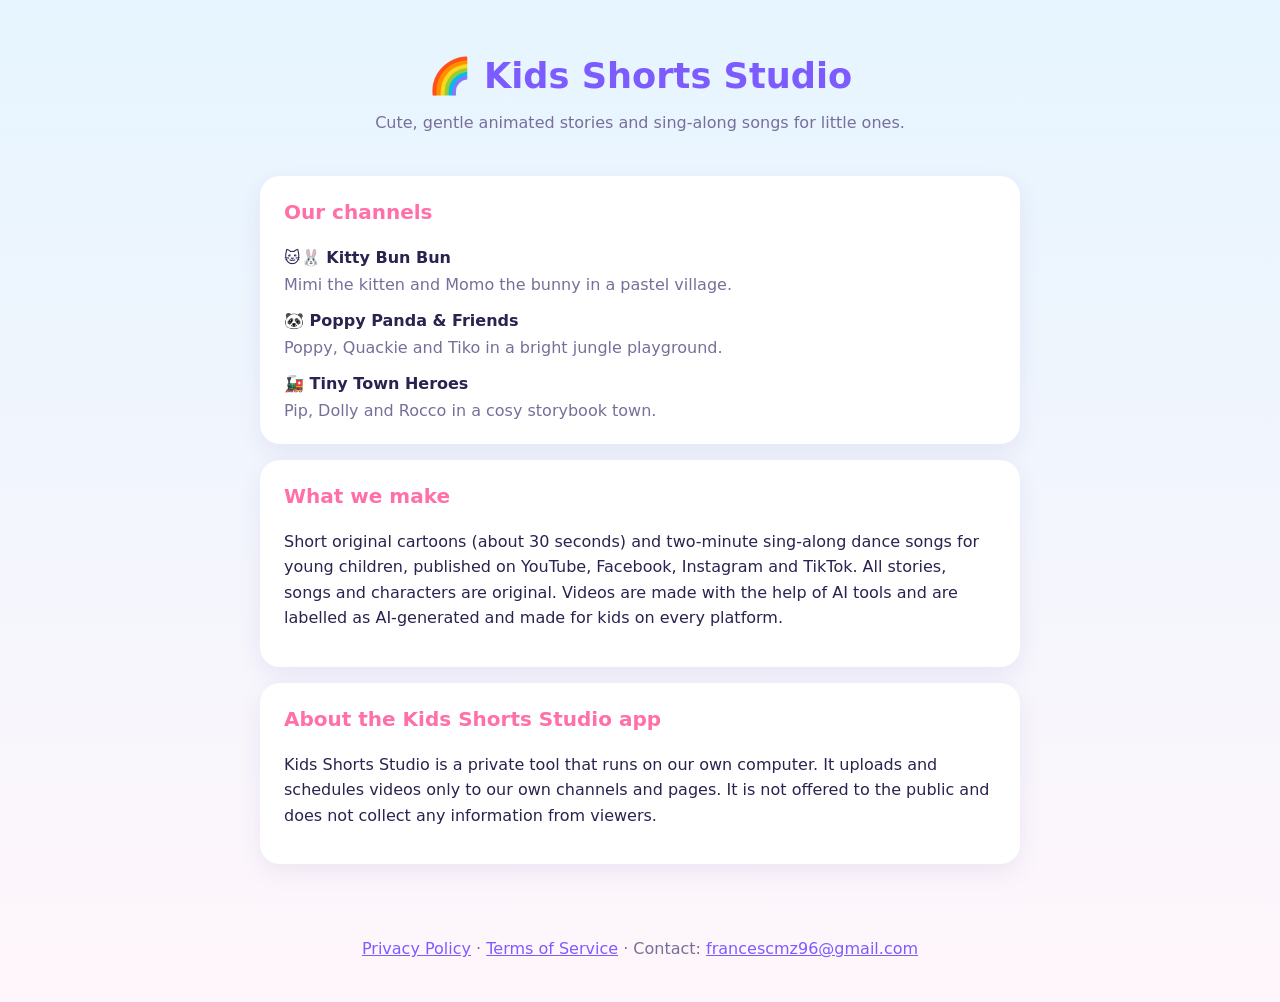
<file: index.html>
<!doctype html>
<html lang="en"><head><meta charset="utf-8"><meta name="viewport" content="width=device-width,initial-scale=1">
<title>Kids Shorts Studio</title><link rel="stylesheet" href="style.css"></head>
<body>
<header><h1>🌈 Kids Shorts Studio</h1><p>Cute, gentle animated stories and sing-along songs for little ones.</p></header>
<main>
<section>
<h2>Our channels</h2>
<ul class="channels">
<li><b>🐱🐰 Kitty Bun Bun</b><span>Mimi the kitten and Momo the bunny in a pastel village.</span></li>
<li><b>🐼 Poppy Panda &amp; Friends</b><span>Poppy, Quackie and Tiko in a bright jungle playground.</span></li>
<li><b>🚂 Tiny Town Heroes</b><span>Pip, Dolly and Rocco in a cosy storybook town.</span></li>
</ul>
</section>
<section>
<h2>What we make</h2>
<p>Short original cartoons (about 30 seconds) and two-minute sing-along dance songs for young children, published on YouTube, Facebook, Instagram and TikTok. All stories, songs and characters are original. Videos are made with the help of AI tools and are labelled as AI-generated and made for kids on every platform.</p>
</section>
<section>
<h2>About the Kids Shorts Studio app</h2>
<p>Kids Shorts Studio is a private tool that runs on our own computer. It uploads and schedules videos only to our own channels and pages. It is not offered to the public and does not collect any information from viewers.</p>
</section>
</main>
<footer><a href="privacy.html">Privacy Policy</a> · <a href="terms.html">Terms of Service</a> · Contact: <a href="mailto:francescmz96@gmail.com">francescmz96@gmail.com</a></footer>
</body></html>
</file>
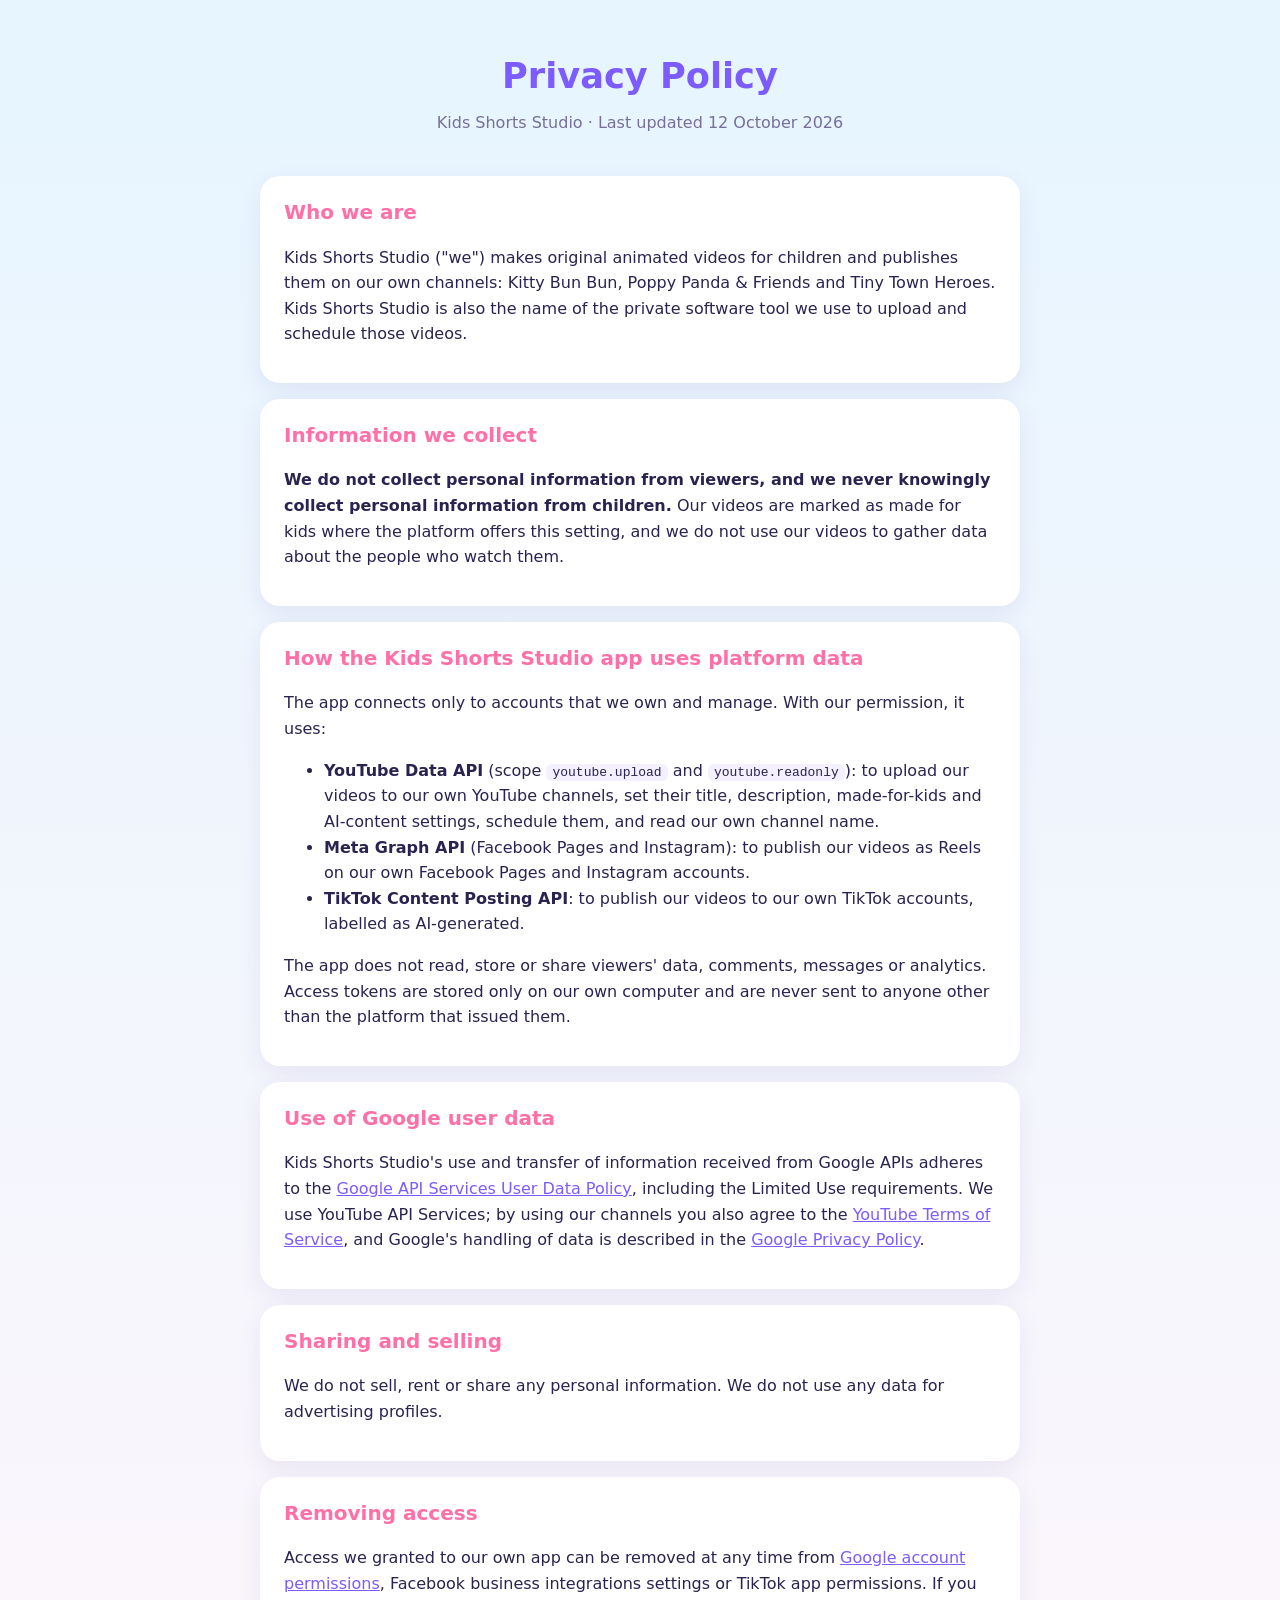
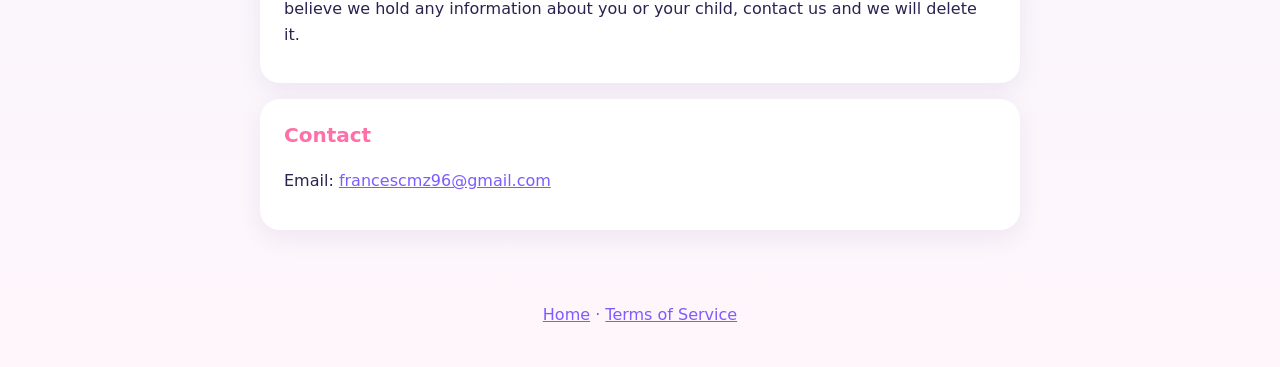
<file: privacy.html>
<!doctype html>
<html lang="en"><head><meta charset="utf-8"><meta name="viewport" content="width=device-width,initial-scale=1">
<title>Privacy Policy – Kids Shorts Studio</title><link rel="stylesheet" href="style.css"></head>
<body>
<header><h1>Privacy Policy</h1><p>Kids Shorts Studio · Last updated 12 October 2026</p></header>
<main>
<section>
<h2>Who we are</h2>
<p>Kids Shorts Studio ("we") makes original animated videos for children and publishes them on our own channels: Kitty Bun Bun, Poppy Panda &amp; Friends and Tiny Town Heroes. Kids Shorts Studio is also the name of the private software tool we use to upload and schedule those videos.</p>
</section>
<section>
<h2>Information we collect</h2>
<p><b>We do not collect personal information from viewers, and we never knowingly collect personal information from children.</b> Our videos are marked as made for kids where the platform offers this setting, and we do not use our videos to gather data about the people who watch them.</p>
</section>
<section>
<h2>How the Kids Shorts Studio app uses platform data</h2>
<p>The app connects only to accounts that we own and manage. With our permission, it uses:</p>
<ul>
<li><b>YouTube Data API</b> (scope <code>youtube.upload</code> and <code>youtube.readonly</code>): to upload our videos to our own YouTube channels, set their title, description, made-for-kids and AI-content settings, schedule them, and read our own channel name.</li>
<li><b>Meta Graph API</b> (Facebook Pages and Instagram): to publish our videos as Reels on our own Facebook Pages and Instagram accounts.</li>
<li><b>TikTok Content Posting API</b>: to publish our videos to our own TikTok accounts, labelled as AI-generated.</li>
</ul>
<p>The app does not read, store or share viewers' data, comments, messages or analytics. Access tokens are stored only on our own computer and are never sent to anyone other than the platform that issued them.</p>
</section>
<section>
<h2>Use of Google user data</h2>
<p>Kids Shorts Studio's use and transfer of information received from Google APIs adheres to the <a href="https://developers.google.com/terms/api-services-user-data-policy">Google API Services User Data Policy</a>, including the Limited Use requirements. We use YouTube API Services; by using our channels you also agree to the <a href="https://www.youtube.com/t/terms">YouTube Terms of Service</a>, and Google's handling of data is described in the <a href="https://policies.google.com/privacy">Google Privacy Policy</a>.</p>
</section>
<section>
<h2>Sharing and selling</h2>
<p>We do not sell, rent or share any personal information. We do not use any data for advertising profiles.</p>
</section>
<section>
<h2>Removing access</h2>
<p>Access we granted to our own app can be removed at any time from <a href="https://myaccount.google.com/permissions">Google account permissions</a>, Facebook business integrations settings or TikTok app permissions. If you believe we hold any information about you or your child, contact us and we will delete it.</p>
</section>
<section>
<h2>Contact</h2>
<p>Email: <a href="mailto:francescmz96@gmail.com">francescmz96@gmail.com</a></p>
</section>
</main>
<footer><a href="index.html">Home</a> · <a href="terms.html">Terms of Service</a></footer>
</body></html>
</file>
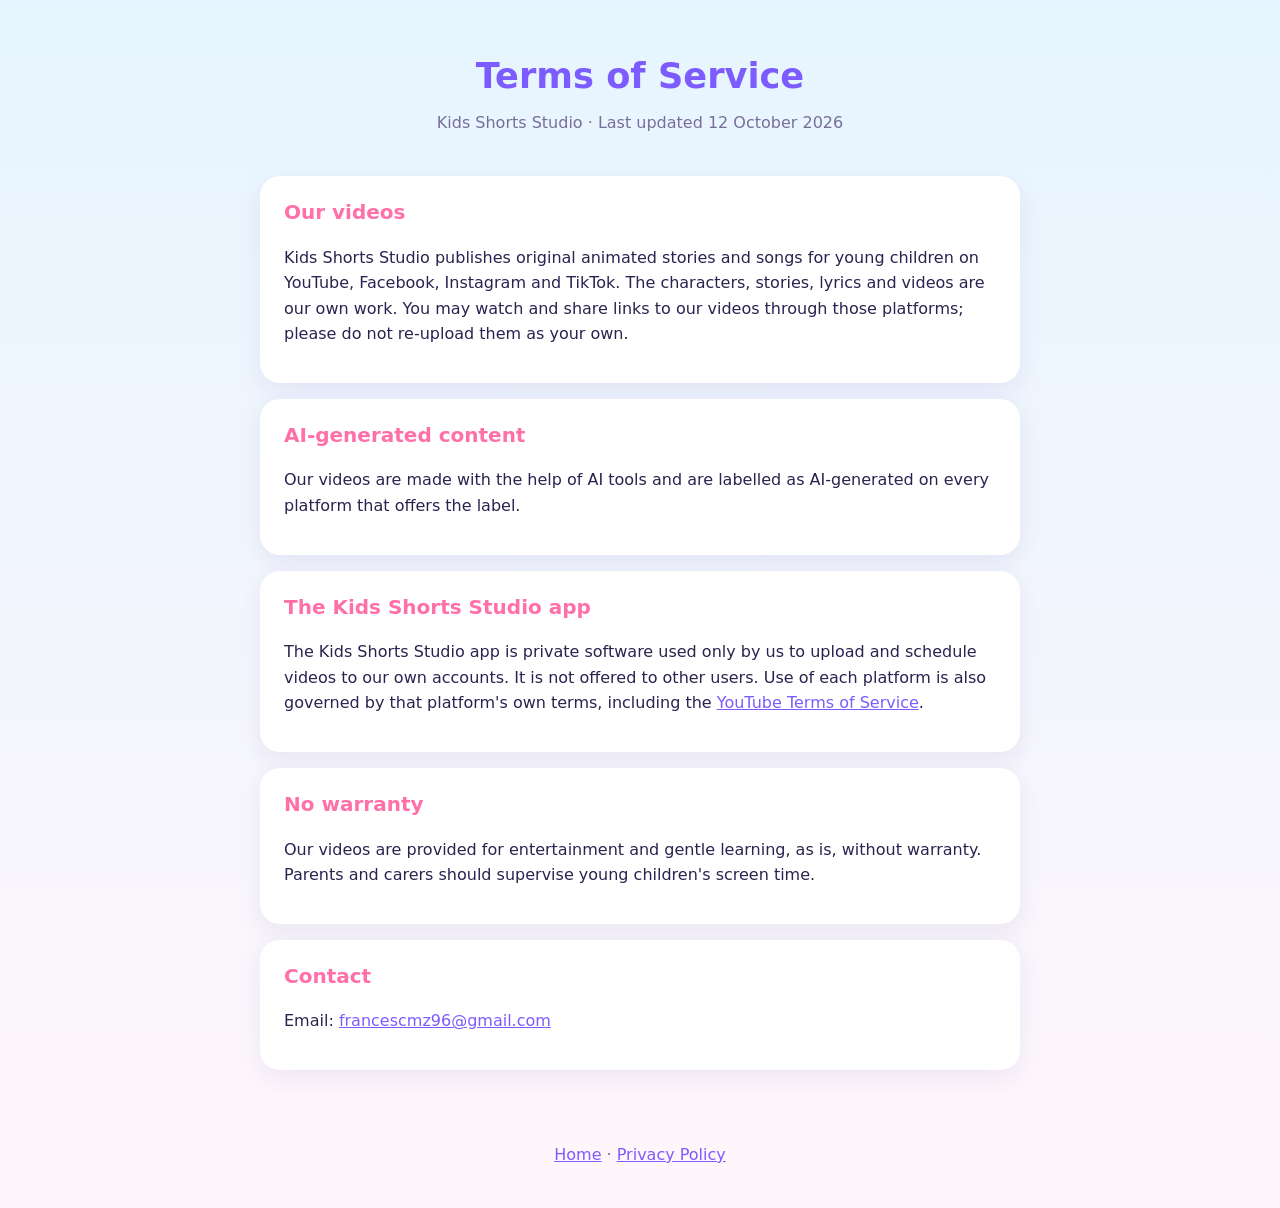
<file: terms.html>
<!doctype html>
<html lang="en"><head><meta charset="utf-8"><meta name="viewport" content="width=device-width,initial-scale=1">
<title>Terms of Service – Kids Shorts Studio</title><link rel="stylesheet" href="style.css"></head>
<body>
<header><h1>Terms of Service</h1><p>Kids Shorts Studio · Last updated 12 October 2026</p></header>
<main>
<section>
<h2>Our videos</h2>
<p>Kids Shorts Studio publishes original animated stories and songs for young children on YouTube, Facebook, Instagram and TikTok. The characters, stories, lyrics and videos are our own work. You may watch and share links to our videos through those platforms; please do not re-upload them as your own.</p>
</section>
<section>
<h2>AI-generated content</h2>
<p>Our videos are made with the help of AI tools and are labelled as AI-generated on every platform that offers the label.</p>
</section>
<section>
<h2>The Kids Shorts Studio app</h2>
<p>The Kids Shorts Studio app is private software used only by us to upload and schedule videos to our own accounts. It is not offered to other users. Use of each platform is also governed by that platform's own terms, including the <a href="https://www.youtube.com/t/terms">YouTube Terms of Service</a>.</p>
</section>
<section>
<h2>No warranty</h2>
<p>Our videos are provided for entertainment and gentle learning, as is, without warranty. Parents and carers should supervise young children's screen time.</p>
</section>
<section>
<h2>Contact</h2>
<p>Email: <a href="mailto:francescmz96@gmail.com">francescmz96@gmail.com</a></p>
</section>
</main>
<footer><a href="index.html">Home</a> · <a href="privacy.html">Privacy Policy</a></footer>
</body></html>
</file>
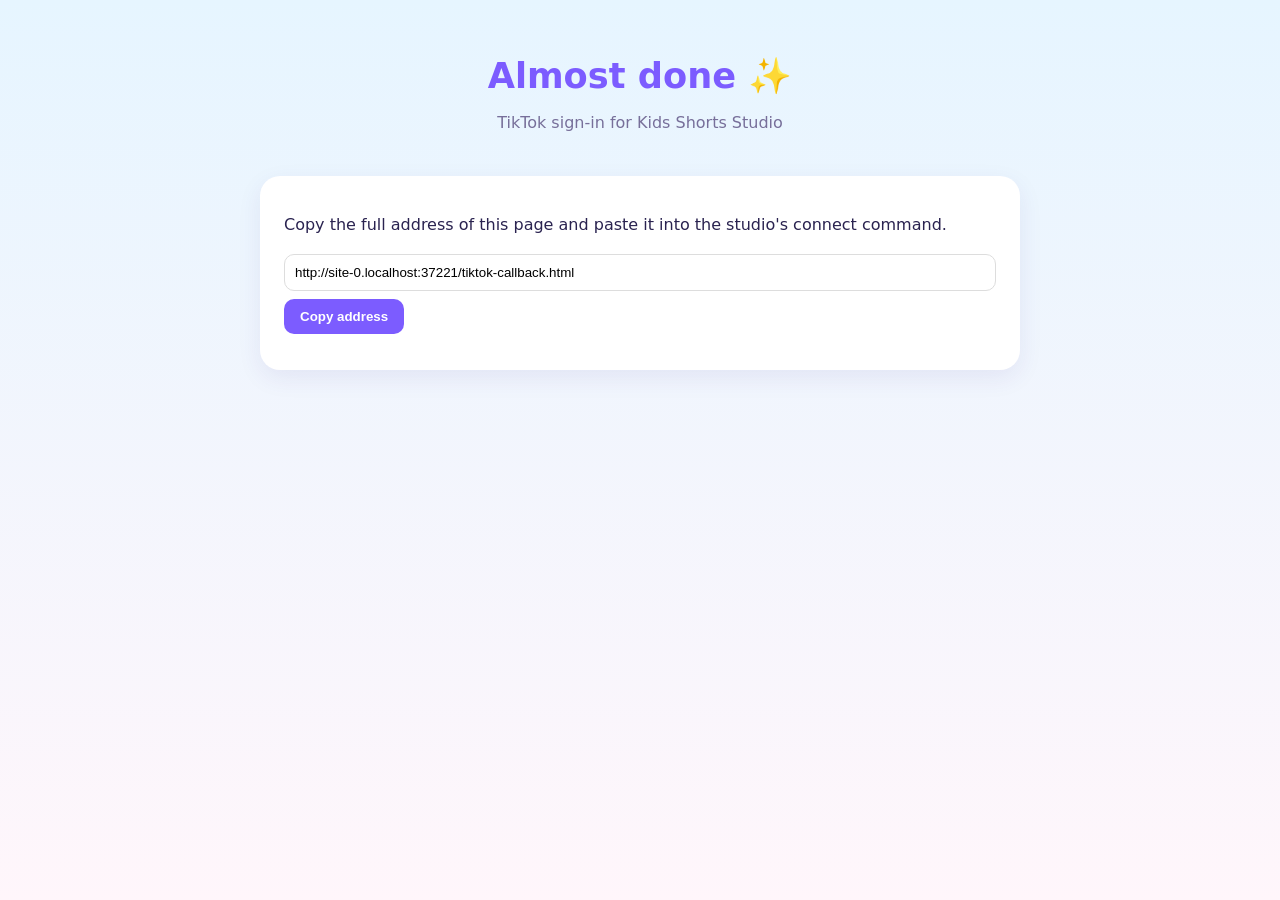
<file: tiktok-callback.html>
<!doctype html>
<html lang="en"><head><meta charset="utf-8"><meta name="viewport" content="width=device-width,initial-scale=1">
<title>Connected – Kids Shorts Studio</title><link rel="stylesheet" href="style.css"></head>
<body>
<header><h1>Almost done ✨</h1><p>TikTok sign-in for Kids Shorts Studio</p></header>
<main>
<section>
<p id="msg">Copy the full address of this page and paste it into the studio's connect command.</p>
<p><input id="url" readonly><button id="copy" type="button">Copy address</button></p>
</section>
</main>
<script>
// Shows this page's address (it carries TikTok's one-time code) so it can be copied into the studio.
var u=document.getElementById('url'),q=new URLSearchParams(location.search);
u.value=location.href;
if(q.get('error'))document.getElementById('msg').textContent='TikTok sign-in was cancelled: '+q.get('error');
document.getElementById('copy').onclick=function(){u.select();navigator.clipboard.writeText(u.value);this.textContent='Copied ✓';};
</script>
</body></html>
</file>
<file: style.css>
body{margin:0;font-family:'Segoe UI',system-ui,sans-serif;color:#2a2350;background:linear-gradient(180deg,#e6f5ff,#fff6fb);min-height:100vh;line-height:1.6}
header{text-align:center;padding:48px 16px 24px}header h1{margin:0;font-size:2.2em;color:#7c5cff}header p{margin:6px 0 0;color:#776f9a}
main{max-width:760px;margin:0 auto;padding:0 16px 32px}
section{background:#fff;border-radius:20px;padding:20px 24px;margin:16px 0;box-shadow:0 8px 24px rgba(60,40,140,.08)}
h2{margin-top:0;color:#ff6fa8;font-size:1.25em}
.channels{list-style:none;padding:0;margin:0;display:grid;gap:10px}.channels li{display:grid;gap:2px}.channels span{color:#776f9a}
a{color:#7c5cff}code{background:#f4f0ff;padding:1px 6px;border-radius:6px}
footer{text-align:center;padding:24px 16px 40px;color:#776f9a}
input{width:100%;box-sizing:border-box;padding:10px;border:1px solid #ddd;border-radius:10px;margin-bottom:8px}
button{padding:10px 16px;border:0;border-radius:10px;background:#7c5cff;color:#fff;font-weight:700;cursor:pointer}
</file>
